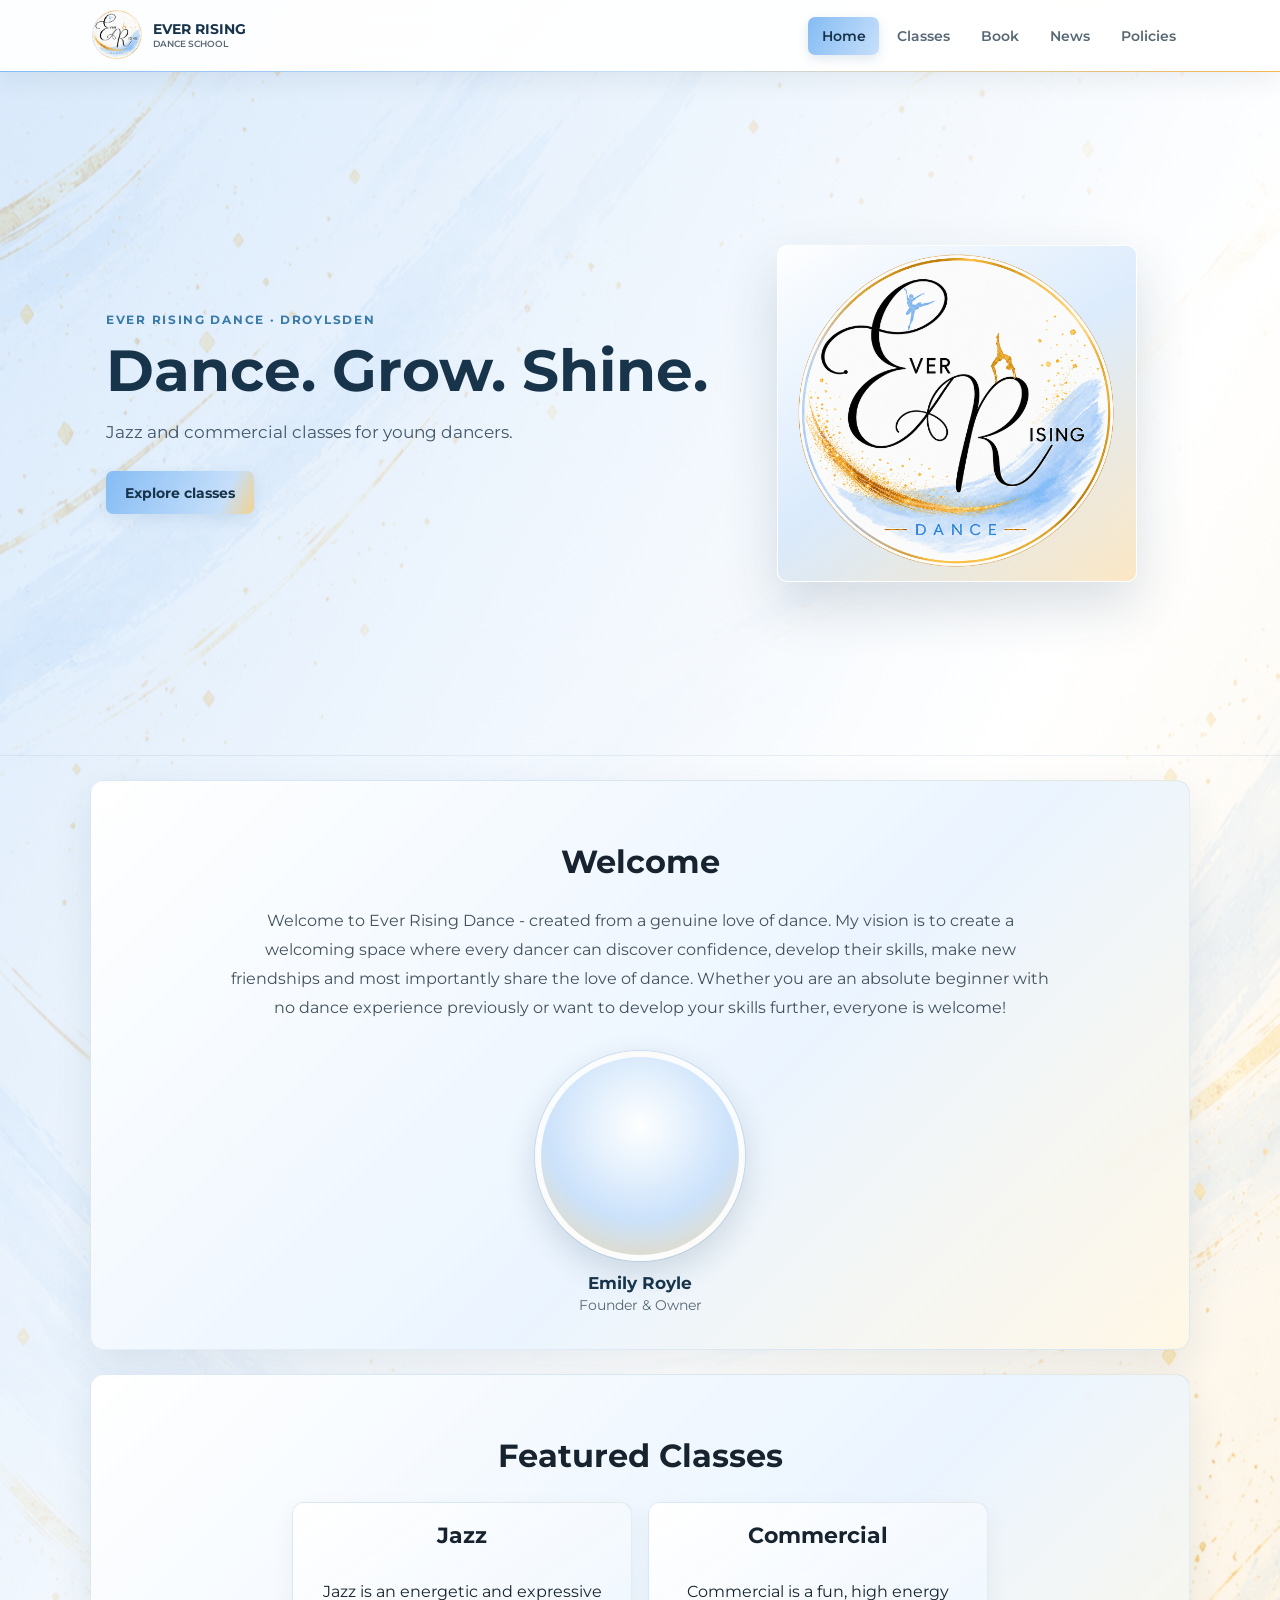
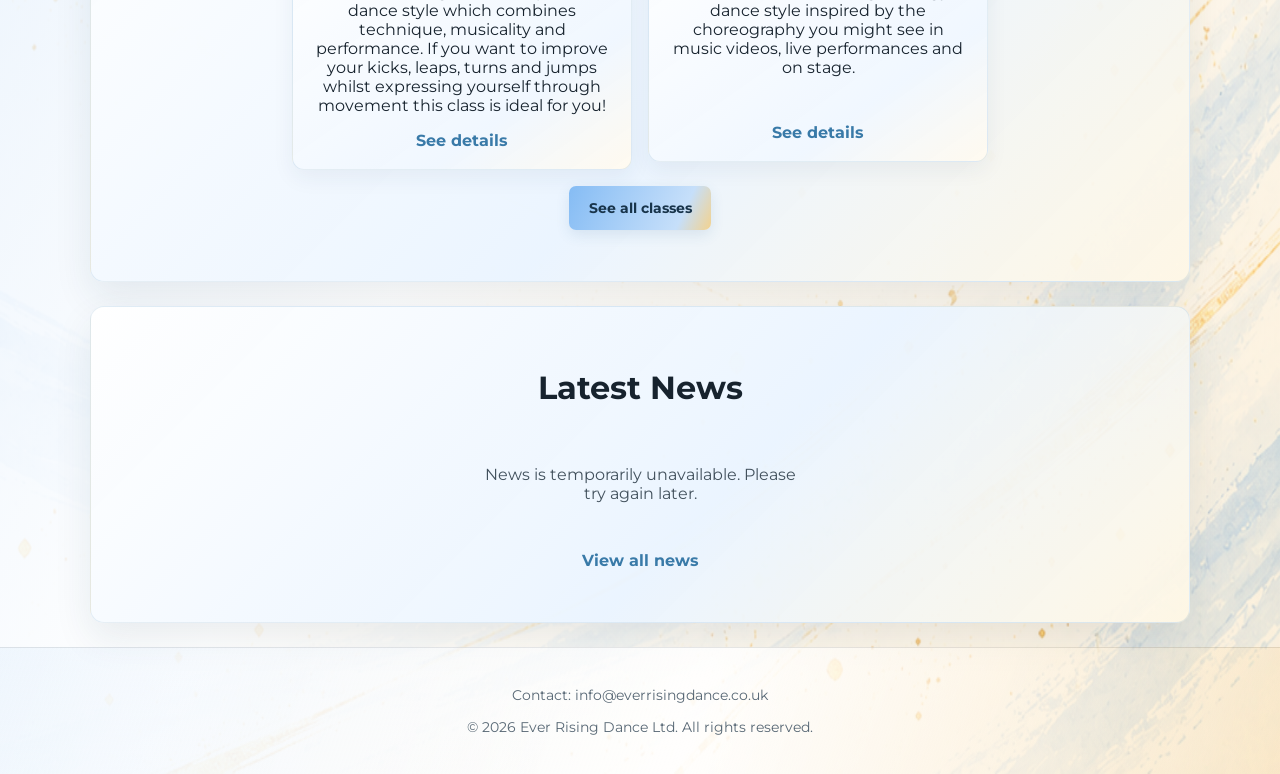
<file: index.html>
<!doctype html>
<html lang="en">
<head>
  <meta charset="utf-8">
  <meta name="viewport" content="width=device-width,initial-scale=1">
  <title>EverRising Dance — Home</title>
  <meta name="description" content="EverRising Dance — Classes, schedule and community for dancers.">
  <link rel="stylesheet" href="styles.css">
</head>
<body>
  <header class="site-header">
    <div class="container header-inner">
      <a class="brand" href="index.html" aria-label="EverRising Dance home">
        <img src="logo.png" class="logo" alt="EverRising Dance logo">
        <span class="brand-name"><span>Ever Rising</span><small>Dance School</small></span>
        
      </a>

      <button class="nav-toggle" aria-expanded="false" aria-controls="primary-nav"><span class="nav-toggle-label">Menu</span></button>

      <nav id="primary-nav" class="primary-nav" aria-label="Main navigation">
        <ul>
          <li><a href="index.html">Home</a></li>
          <li><a href="classes.html">Classes</a></li>
          <li><a href="book.html">Book</a></li>
          <li><a href="news.html">News</a></li>
          <li><a href="policies.html">Policies</a></li>
        </ul>
      </nav>
    </div>
  </header>



  <main>
    <section class="hero">
      <div class="container hero-inner">
        <div class="hero-copy">
          <p class="hero-kicker">EVER RISING DANCE · DROYLSDEN</p>
          <h1 class="hero-title">Dance. Grow. Shine.</h1>
          <p class="hero-sub">Jazz and commercial classes for young dancers.</p>
          <div class="hero-actions">
            <a class="btn" href="classes.html">Explore classes</a>
          </div>
        </div>
        <figure class="hero-visual">
          <img src="logo.png" alt="EverRising Dance logo">
        </figure>
      </div>
    </section>

    <section class="section container intro">
      <h1>Welcome</h1>
      <p class="intro-text">Welcome to Ever Rising Dance - created from a genuine love of dance. 
          My vision is to create a welcoming space where every dancer can discover confidence, develop their skills,
          make new friendships and most importantly share the love of dance. Whether you are an absolute beginner with no 
          dance experience previously or want to develop your skills further, everyone is welcome!</p>
      <figure class="owner-portrait">
        <div class="owner-photo-placeholder" role="img" aria-label="Portrait photo space for Emily Royle">
          
          
        </div>
        <figcaption><strong>Emily Royle</strong><span>Founder &amp; Owner</span></figcaption>
      </figure>
    </section>

    <section class="section container featured-classes">
      <h1>Featured Classes</h1>
      <div class="cards">
        <article class="card">
          <h2>Jazz</h2>
          <p>Jazz is an energetic and expressive dance style which combines technique, musicality and performance. If you want to improve your kicks, leaps, turns and jumps whilst expressing yourself through movement this class is ideal for you! 
              </p>
          <a class="link" href="classes.html">See details</a>
        </article>
        <article class="card">
          <h2>Commercial</h2>
          <p>Commercial is a fun, high energy dance style inspired by the choreography you might see in music videos, live performances and on stage. 
              
                </p>
          <a class="link" href="classes.html">See details</a>
        </article>
        <!-- <article class="card">
          <h3></h3>
          <p>Description of Class 3.</p>
          <a class="link" href="classes.html">See details</a>
        </article> -->
      </div>
      <p style="margin-top:1rem;"><a class="btn" href="classes.html">See all classes</a></p>
    </section>

    <section class="section container latest-news">
      <h1>Latest News</h1>
        <div id="news-preview" class="news-list" aria-live="polite">
          <article class="news-item">
            <div class="news-media-frame">
              <img src="postersmall.jpg" class="news-thumb" alt="Classes starting image">
            </div>
            <div class="news-content">
              <h3>Classes starting 5th of October!</h3>
              <div class="muted">Sep 11, 2026</div>
              <p>Our classes are starting on the 5th of October! Book your place now.</p>
              <p><a class="link" href="news.html">Read more</a></p>
            </div>
          </article>
        </div>
      <p><a class="link" href="news.html">View all news</a></p>
    </section>

  </main>

  <footer class="site-footer">
    <div class="container">
      <p>Contact: <a href="mailto:info@everrisingdance.co.uk">info@everrisingdance.co.uk</a></p>
      <p>&copy; 2026 Ever Rising Dance Ltd. All rights reserved.</p>
    </div>
  </footer>

  <script src="news-config.js"></script>
  <script src="script.js" defer></script>
</body>
</html>
</file>
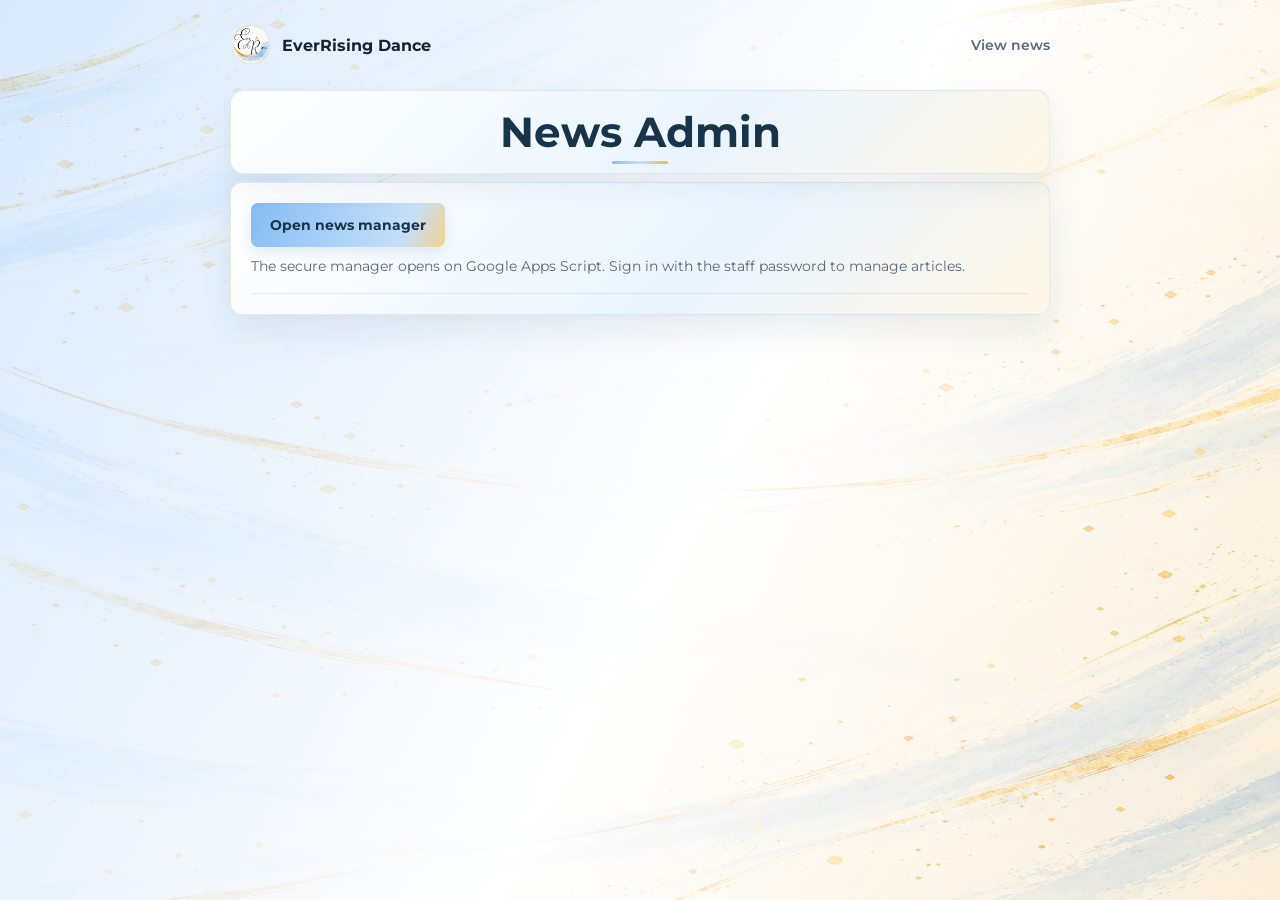
<file: admin.html>
<!doctype html>
<html lang="en">
<head>
  <meta charset="utf-8">
  <meta name="viewport" content="width=device-width,initial-scale=1">
  <title>News Admin — EverRising Dance</title>
  <link rel="stylesheet" href="styles.css">
  <script src="news-config.js"></script>
</head>
<body class="news-admin-page">
  <main class="news-admin-shell">
    <header class="news-admin-header">
      <a class="news-admin-brand" href="index.html">
        <img src="logo.png" alt="">
        <span>EverRising Dance</span>
      </a>
      <a class="news-admin-view" href="news.html">View news</a>
    </header>

    <h1>News Admin</h1>
    

    <section class="news-admin-panel" id="editor-panel">
      <div class="news-admin-source">
        <a id="open-news-manager" class="btn" href="#">Open news manager</a>
        <p id="manager-status" class="news-admin-status" aria-live="polite">Checking the news manager configuration...</p>
      </div>
    </section>
  </main>
  <script src="admin.js" defer></script>
</body>
</html>
</file>
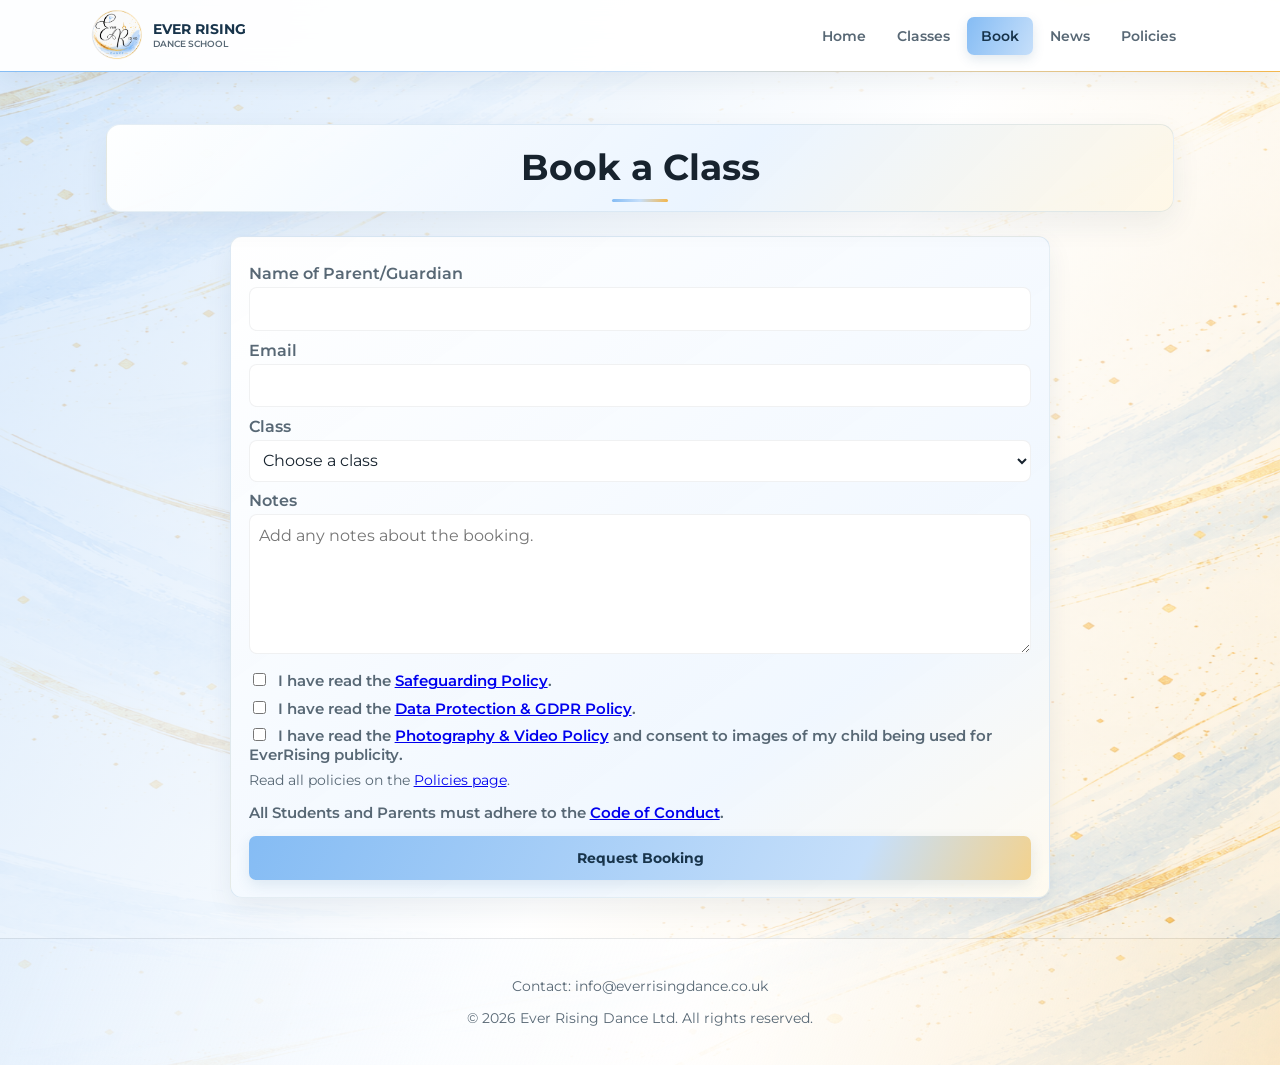
<file: book.html>
<!doctype html>
<html lang="en">
<head>
  <meta charset="utf-8">
  <meta name="viewport" content="width=device-width,initial-scale=1">
  <title>Book — EverRising Dance</title>
  <link rel="stylesheet" href="styles.css">
</head>
<body>
  <header class="site-header">
    <div class="container header-inner">
      <a class="brand" href="index.html" aria-label="EverRising Dance home">
        <img src="logo.png" class="logo" alt="EverRising Dance logo">
        <span class="brand-name"><span>Ever Rising</span><small>Dance School</small></span>
        
      </a>

      <button class="nav-toggle" aria-expanded="false" aria-controls="primary-nav"><span class="nav-toggle-label">Menu</span></button>

      <nav id="primary-nav" class="primary-nav" aria-label="Main navigation">
        <ul>
          <li><a href="index.html">Home</a></li>
          <li><a href="classes.html">Classes</a></li>
          <li><a href="book.html">Book</a></li>
          <li><a href="news.html">News</a></li>
          <li><a href="policies.html">Policies</a></li>
        </ul>
      </nav>
    </div>
  </header>

  <main class="container">
    <h1>Book a Class</h1>


    <div class="booking-form">
        <form id="book-form" action="https://api.web3forms.com/submit" method="post">
          <input type="hidden" name="access_key" value="705772ab-e2ec-4514-906a-fd97e6175360">
          <input type="checkbox" name="botcheck" class="hidden" tabindex="-1" autocomplete="off">
          
          
          <label for="parent-name">Name of Parent/Guardian</label>
          <input id="parent-name" name="name" type="text" required>

          <label for="email">Email</label>
          <input id="email" name="email" type="email" required>

          <input id="booking-message" name="message" type="hidden">

          <label for="class">Class</label>
          <select id="class" required>
            <option value="" selected disabled>Choose a class</option>
            <option>Junior Jazz (Ages 5-11)</option>
            <option>Junior Commercial (Ages 5-11)</option>
            <option>Teen Jazz (Ages 12+)</option>
            <option>Teen Commercial (Ages 12+)</option>
            <option>Junior Jazz + Commercial (Ages 5-11)</option>
            <option>Teen Jazz + Commercial (Ages 12+)</option>
          </select>

          <label for="notes">Notes</label>
          <textarea id="notes" rows="5" placeholder="Add any notes about the booking."></textarea>

          <div class="policy-list">
            <label><input type="checkbox" required> I have read the <a href="Ever Rising Safeguarding Policy.pdf" target="_blank" rel="noopener">Safeguarding Policy</a>.</label>
            <label><input type="checkbox" required> I have read the <a href="Data Protection and GDPR Policy.pdf" target="_blank" rel="noopener">Data Protection &amp; GDPR Policy</a>.</label>
            <label><input type="checkbox"> I have read the <a href="Video and Photography Policy.pdf" target="_blank" rel="noopener">Photography &amp; Video Policy</a> and consent to images of my child being used for EverRising publicity.</label>
            <p class="small-note">Read all policies on the <a href="policies.html">Policies page</a>.</p>
            <label>All Students and Parents must adhere to the <a href="policies.html">Code of Conduct</a>.</label>
          </div>

          <button class="btn" type="submit">Request Booking</button>
        </form>
        <div id="book-result" class="hidden" aria-live="polite"></div>
      </div>

  

  </main>

  <footer class="site-footer">
    <div class="container">
      <p>Contact: <a href="mailto:info@everrisingdance.co.uk">info@everrisingdance.co.uk</a></p>
      <p>&copy; 2026 Ever Rising Dance Ltd. All rights reserved.</p>
    </div>
  </footer>

  <script src="script.js" defer></script>
</body>
</html>
</file>
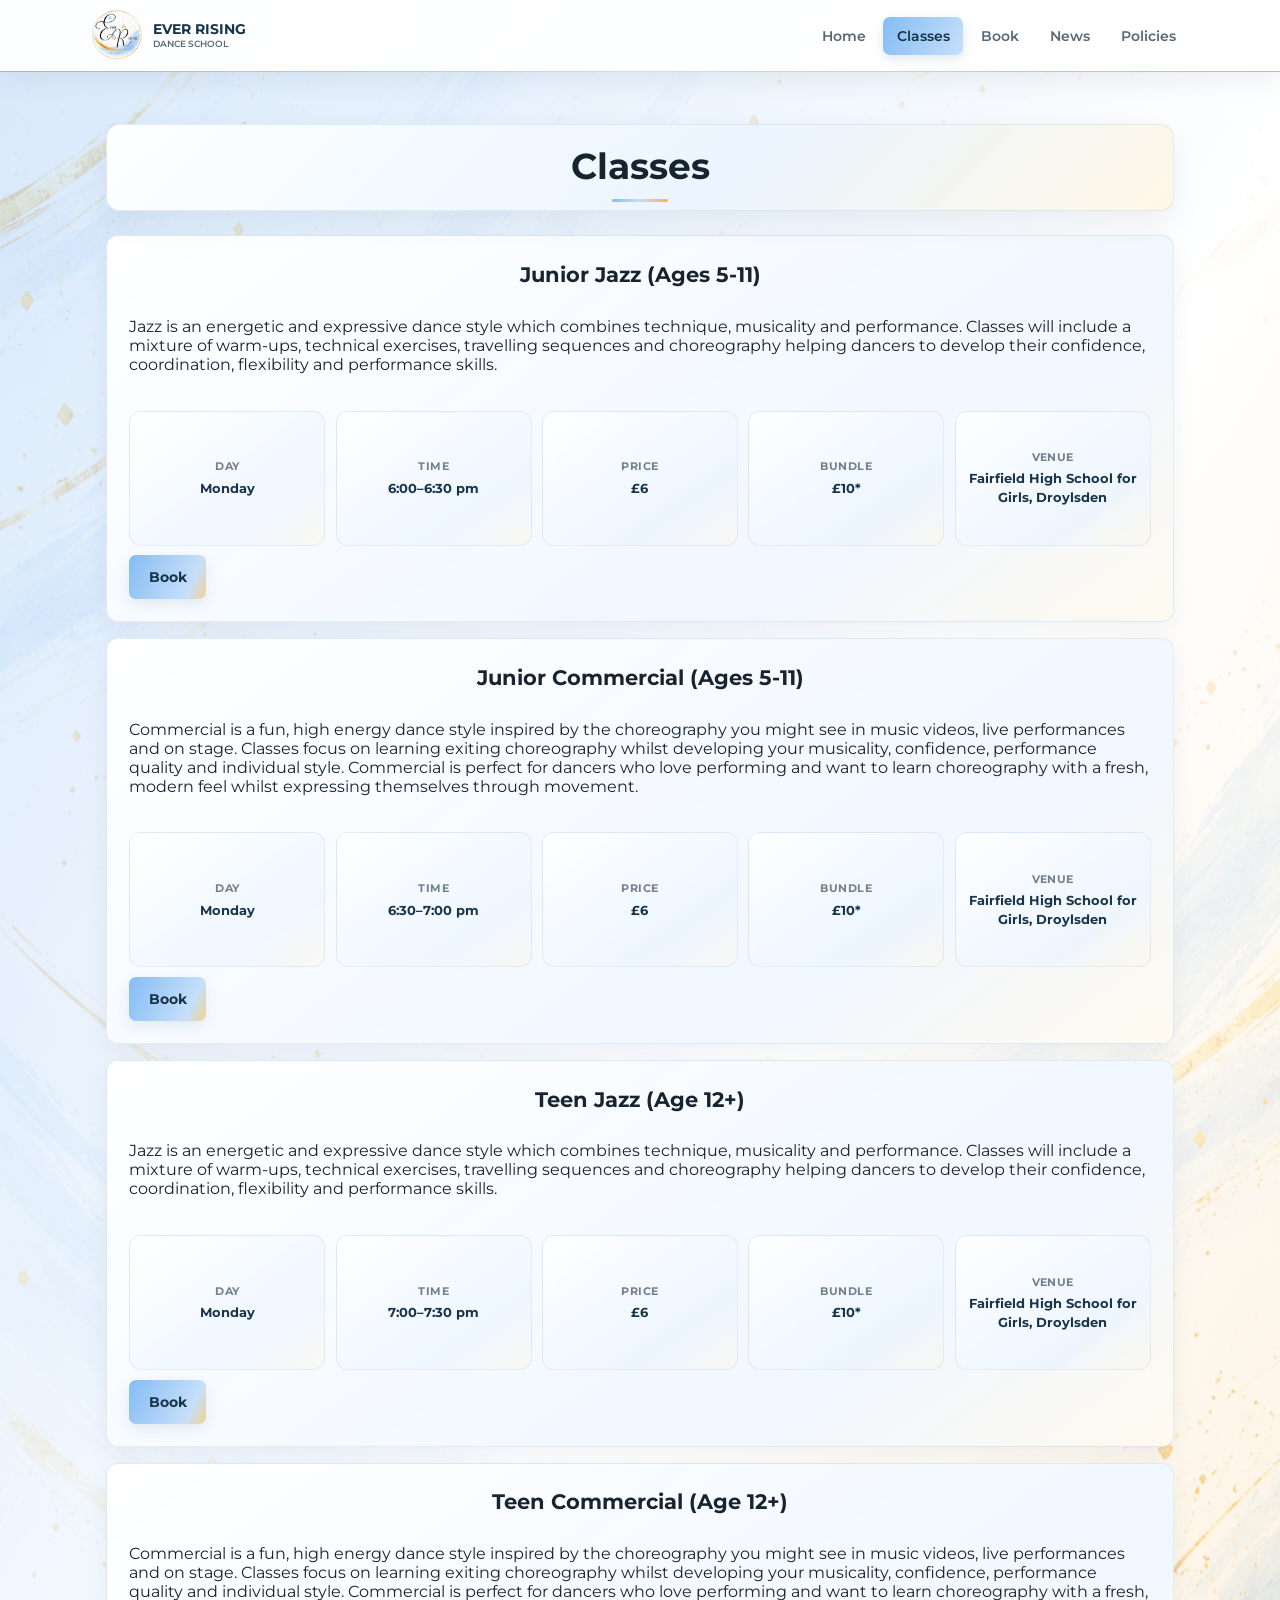
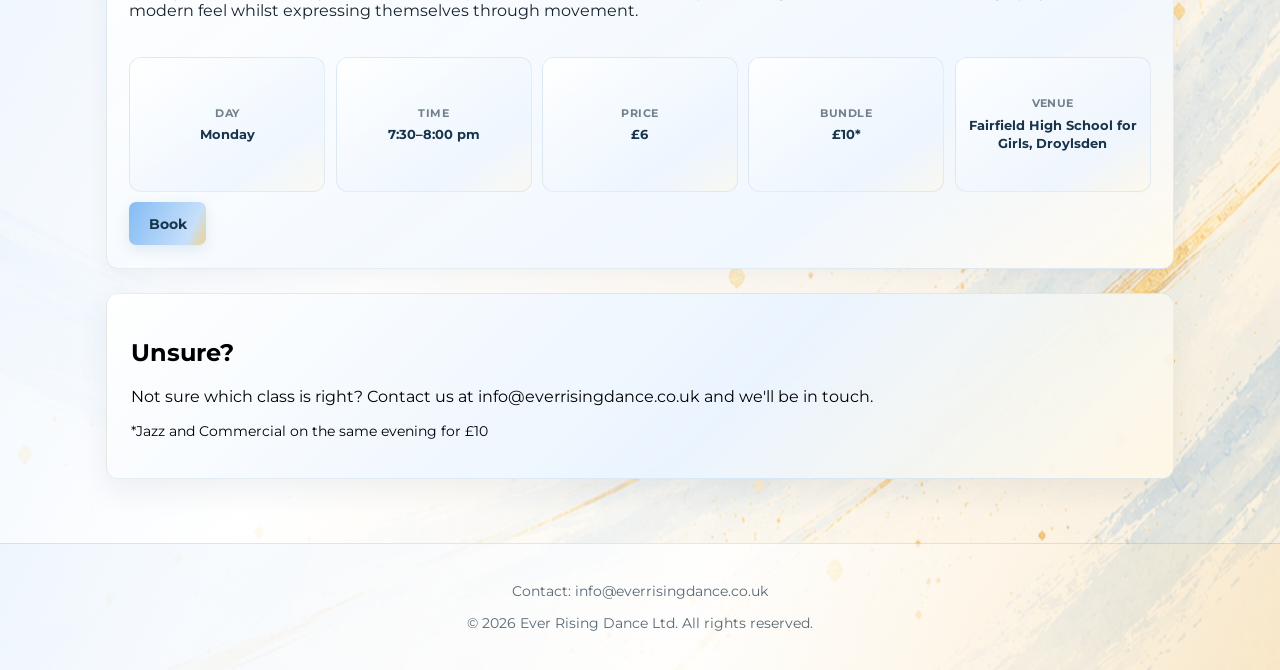
<file: classes.html>
<!doctype html>
<html lang="en">
<head>
  <meta charset="utf-8">
  <meta name="viewport" content="width=device-width,initial-scale=1">
  <title>Classes — EverRising Dance</title>
  <link rel="stylesheet" href="styles.css">
</head>
<body class="page-classes">
  <header class="site-header">
    <div class="container header-inner">
      <a class="brand" href="index.html" aria-label="EverRising Dance home">
        <img src="logo.png" class="logo" alt="EverRising Dance logo">
        <span class="brand-name"><span>Ever Rising</span><small>Dance School</small></span>
        
      </a>

      <button class="nav-toggle" aria-expanded="false" aria-controls="primary-nav"><span class="nav-toggle-label">Menu</span></button>

      <nav id="primary-nav" class="primary-nav" aria-label="Main navigation">
        <ul>
          <li><a href="index.html">Home</a></li>
          <li><a href="classes.html">Classes</a></li>
          <li><a href="book.html">Book</a></li>
          <li><a href="news.html">News</a></li>
          <li><a href="policies.html">Policies</a></li>
        </ul>
      </nav>
    </div>
  </header>

  <main class="container">
    <h1 class="Heading">Classes</h1>

    <div class="cards" role="list">
      <article class="card" role="listitem" data-class="Junior Jazz">
        <h1>Junior Jazz (Ages 5-11)</h1>
        <p>Jazz is an energetic and expressive dance style which combines technique, musicality and performance. Classes will include a mixture of warm-ups, technical exercises, travelling sequences and choreography helping dancers to develop their confidence, coordination, flexibility and performance skills. </p>


        <div class="details">
          <div class="class-facts" aria-label="Class details">
            <div class="class-fact"><span>Day</span><strong>Monday</strong></div>
            <div class="class-fact"><span>Time</span><strong>6:00–6:30 pm</strong></div>
            <div class="class-fact"><span>Price</span><strong>£6</strong></div>
            <div class="class-fact"><span>Bundle</span><strong>£10*</strong></div>
            <div class="class-fact"><span>Venue</span><strong>Fairfield High School for Girls, Droylsden</strong></div>
          </div>
          <div class="actions">
            <a class="btn" href="book.html">Book</a>
          </div>
        </div>
      </article>

      <article class="card" role="listitem" data-class="Junior Commercial">
        <h1>Junior Commercial (Ages 5-11) </h1>
        <p>Commercial is a fun, high energy dance style inspired by the choreography you might see in music videos, live performances and on stage. Classes focus on learning exiting choreography whilst developing your musicality, confidence, performance quality and individual style. Commercial is perfect for dancers who love performing and want to learn choreography with a fresh, modern feel whilst expressing themselves through movement. </p>

        <div class="details">
          <div class="class-facts" aria-label="Class details">
            <div class="class-fact"><span>Day</span><strong>Monday</strong></div>
            <div class="class-fact"><span>Time</span><strong>6:30–7:00 pm</strong></div>
            <div class="class-fact"><span>Price</span><strong>£6</strong></div>
            <div class="class-fact"><span>Bundle</span><strong>£10*</strong></div>
            <div class="class-fact"><span>Venue</span><strong>Fairfield High School for Girls, Droylsden</strong></div>
          </div>
          <div class="actions">
            <a class="btn" href="book.html">Book</a>
          </div>
        </div>
      </article>

      <article class="card" role="listitem" data-class="Teen Jazz">
        <h1>Teen Jazz (Age 12+)</h1>
        <p>Jazz is an energetic and expressive dance style which combines technique, musicality and performance. Classes will include a mixture of warm-ups, technical exercises, travelling sequences and choreography helping dancers to develop their confidence, coordination, flexibility and performance skills. </p>

        <div class="details">
          <div class="class-facts" aria-label="Class details">
            <div class="class-fact"><span>Day</span><strong>Monday</strong></div>
            <div class="class-fact"><span>Time</span><strong>7:00–7:30 pm</strong></div>
            <div class="class-fact"><span>Price</span><strong>£6</strong></div>
            <div class="class-fact"><span>Bundle</span><strong>£10*</strong></div>
            <div class="class-fact"><span>Venue</span><strong>Fairfield High School for Girls, Droylsden</strong></div>
          </div>
          <div class="actions">
            <a class="btn" href="book.html">Book</a>
          </div>
        </div>
      </article>

      <article class="card" role="listitem" data-class="Teen Commercial">
        <h1>Teen Commercial (Age 12+)</h1>
        <p>Commercial is a fun, high energy dance style inspired by the choreography you might see in music videos, live performances and on stage. Classes focus on learning exiting choreography whilst developing your musicality, confidence, performance quality and individual style. Commercial is perfect for dancers who love performing and want to learn choreography with a fresh, modern feel whilst expressing themselves through movement. </p>

        <div class="details">
          <div class="class-facts" aria-label="Class details">
            <div class="class-fact"><span>Day</span><strong>Monday</strong></div>
            <div class="class-fact"><span>Time</span><strong>7:30–8:00 pm</strong></div>
            <div class="class-fact"><span>Price</span><strong>£6</strong></div>
            <div class="class-fact"><span>Bundle</span><strong>£10*</strong></div>
            <div class="class-fact"><span>Venue</span><strong>Fairfield High School for Girls, Droylsden</strong></div>
          </div>
          <div class="actions">
            <a class="btn" href="book.html">Book</a>
          </div>
        </div>
      </article>
    </div>

    <section class="section">
      <h2>Unsure?</h2>
      <p>Not sure which class is right? Contact us at info@everrisingdance.co.uk and we'll be in touch.</p>
      <p class="class-offer-note">*Jazz and Commercial on the same evening for £10</p>
    </section>

  </main>

  <footer class="site-footer">
    <div class="container">
      <p>Contact: <a href="mailto:info@everrisingdance.co.uk">info@everrisingdance.co.uk</a></p>
      <p>&copy; 2026 Ever Rising Dance Ltd. All rights reserved.</p>
    </div>
  </footer>

  <script src="script.js" defer></script>
</body>
</html>
</file>
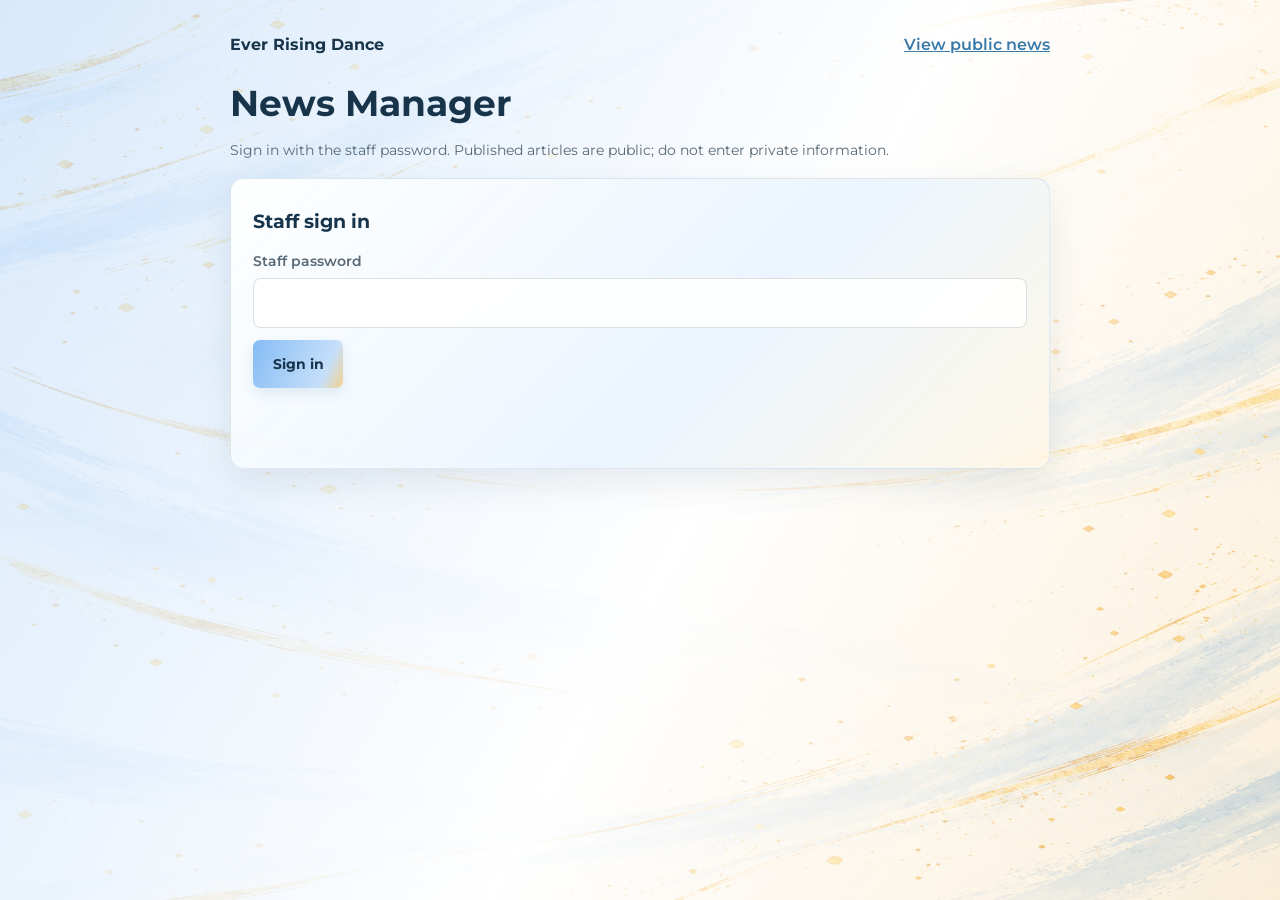
<file: Manager.html>
<!doctype html>
<html>
<head>
  <base target="_top">
  <meta charset="utf-8">
  <meta name="viewport" content="width=device-width, initial-scale=1">
  <link rel="preconnect" href="https://fonts.googleapis.com">
  <link rel="preconnect" href="https://fonts.gstatic.com" crossorigin>
  <link href="https://fonts.googleapis.com/css2?family=Montserrat:wght@300;400;600;700&display=swap" rel="stylesheet">
  <style>
    :root{
      --blue:#397aa8;
      --navy:#18344b;
      --gold:#f3b64c;
      --muted:#586875;
      --line:rgba(57,122,168,.14);
      --surface:linear-gradient(135deg,rgba(255,255,255,.96),rgba(234,244,255,.92) 58%,rgba(255,247,229,.86));
      --button:linear-gradient(115deg,#85bcf4 0%,#c6dffa 78%,#f3d28e 100%);
    }
    *{box-sizing:border-box}
    body{min-height:100vh;margin:0;padding:1rem;background-color:#f7faff;background-image:linear-gradient(118deg,rgba(198,223,250,.68),rgba(255,255,255,.92) 55%,rgba(243,182,76,.2)),url('https://thomasmorganlee2010.github.io/Ever-Rising-Dance/background.png');background-size:100% 100%;background-position:center top;background-repeat:no-repeat;background-attachment:scroll;color:#17232e;font:400 16px/1.6 'Montserrat',Inter,system-ui,-apple-system,'Segoe UI',sans-serif;-webkit-font-smoothing:antialiased}
    main{width:min(100%,820px);margin:1rem auto 3rem}
    header{display:flex;align-items:center;justify-content:space-between;gap:1rem;margin-bottom:1.5rem}
    a{color:var(--blue);font-weight:600}
    h1,h2,h3{font-family:'Montserrat',system-ui,sans-serif;color:var(--navy)}
    h1{margin:.5rem 0;font-size:2.25rem;line-height:1.2}
    h2{margin:.25rem 0 .75rem;font-size:1.2rem}
    .brand{color:var(--navy);font-weight:700;text-decoration:none}
    .panel{margin:1rem 0;padding:clamp(1rem,3vw,1.4rem);border:1px solid var(--line);border-radius:14px;background:var(--surface);box-shadow:0 14px 34px rgba(27,58,79,.09)}
    label{display:block;margin:.85rem 0 .3rem;color:var(--muted);font-size:.9rem;font-weight:600}
    input,textarea,select{display:block;width:100%;padding:.7rem .75rem;border:1px solid rgba(23,35,46,.14);border-radius:8px;background:rgba(255,255,255,.92);color:#17232e;font:inherit}
    input:focus,textarea:focus,select:focus{outline:2px solid rgba(57,122,168,.3);outline-offset:1px;border-color:var(--blue)}
    input[type="checkbox"]{display:inline-block;width:auto;margin-right:.45rem;accent-color:var(--blue)}
    input[type="file"]{padding:.55rem;background:rgba(255,255,255,.72)}
    textarea{resize:vertical}
    button,.button{display:inline-block;margin:.75rem .4rem .1rem 0;padding:.8rem 1.2rem;border:0;border-radius:7px;background:var(--button);color:var(--navy);font:inherit;font-size:.9rem;font-weight:700;text-decoration:none;box-shadow:0 5px 14px rgba(49,104,144,.12);cursor:pointer;transition:transform .18s ease,box-shadow .18s ease,filter .18s ease}
    button:hover,.button:hover{transform:translateY(-2px);box-shadow:0 8px 20px rgba(49,104,144,.2);filter:saturate(1.08)}
    button:focus-visible,.button:focus-visible{outline:2px solid var(--blue);outline-offset:3px}
    button:disabled{opacity:.55;cursor:wait;transform:none}
    .status{min-height:1.5em;color:var(--muted)}
    .note{color:var(--muted);font-size:.9rem}
    .grid{display:grid;grid-template-columns:1fr 1fr;gap:0 1rem}
    .article{padding:.8rem 0;border-bottom:1px solid var(--line)}
    .article-heading{display:flex;align-items:center;justify-content:space-between;gap:1rem}
    .article-heading strong{color:var(--navy)}
    .article-actions{white-space:nowrap}
    .article-actions button{margin:.35rem .2rem .1rem 0;padding:.55rem .8rem}
    .danger{background:#fce5e5;color:#8f2929}
    .danger:hover{background:#f8d7d7}
    .published{color:#267448}
    .draft{color:#936012}
    .hidden{display:none!important}
    @media(max-width:580px){body{padding:.75rem}.grid{grid-template-columns:1fr}main{margin-top:0}.panel{padding:1rem}.article-heading{align-items:flex-start;flex-direction:column}h1{font-size:1.8rem}}
  </style>
</head>
<body>
  <main>
    <header>
      <a class="brand" href="https://thomasmorganlee2010.github.io/Ever-Rising-Dance/">Ever Rising Dance</a>
      <a href="https://thomasmorganlee2010.github.io/Ever-Rising-Dance/news.html">View public news</a>
    </header>
    <h1>News Manager</h1>
    <p class="note">Sign in with the staff password. Published articles are public; do not enter private information.</p>

    <section id="login-panel" class="panel">
      <h2>Staff sign in</h2>
      <form id="login-form">
        <label for="password">Staff password</label>
        <input id="password" type="password" autocomplete="current-password" required minlength="16">
        <button id="login-button" type="submit">Sign in</button>
      </form>
      <p id="login-status" class="status" role="status" aria-live="polite"></p>
    </section>

    <section id="manager-panel" class="hidden">
      <div class="panel">
        <div class="article-heading">
          <div>
            <h2 id="form-heading">Create an article</h2>
            <p class="note">Tile and popup images/videos are stored in the owner's Google Drive and shared publicly.</p>
          </div>
          <button id="sign-out" type="button">Sign out</button>
        </div>
        <form id="article-form">
          <input id="article-id" type="hidden">
          <div class="grid">
            <div>
              <label for="article-title">Headline</label>
              <input id="article-title" type="text" maxlength="120" required>
            </div>
            <div>
              <label for="article-date">Publication date</label>
              <input id="article-date" type="date" required>
            </div>
          </div>
          <label for="article-summary">Summary</label>
          <textarea id="article-summary" rows="3" maxlength="500" required></textarea>
          <label for="article-content">Article text</label>
          <textarea id="article-content" rows="7" maxlength="20000" required></textarea>
          <label for="media-type">Media type</label>
          <select id="media-type">
            <option value="image">Images</option>
            <option value="video">Videos</option>
          </select>
          <div class="grid">
            <div>
              <label for="tile-media">Tile media</label>
              <input id="tile-media" type="file" accept="image/jpeg,image/png,image/webp" required>
            </div>
            <div>
              <label for="popup-media">Popup media</label>
              <input id="popup-media" type="file" accept="image/jpeg,image/png,image/webp" required>
            </div>
          </div>
          <p id="media-help" class="note">JPG, PNG or WebP, up to 2 MB per image. Videos support MP4, WebM and MOV, up to 5 MB each.</p>
          <label><input id="article-published" type="checkbox" checked style="display:inline;width:auto"> Publish this article</label>
          <button id="save-button" type="submit">Create article</button>
          <button id="cancel-edit" type="button" class="hidden">Cancel editing</button>
        </form>
        <p id="article-status" class="status" role="status" aria-live="polite"></p>
      </div>

      <div class="panel">
        <div class="article-heading">
          <h2>Articles</h2>
          <button id="refresh-articles" type="button">Refresh list</button>
        </div>
        <div id="article-list" aria-live="polite"></div>
        <p id="list-status" class="status" role="status" aria-live="polite"></p>
      </div>
    </section>
  </main>
  <script>
    (function(){
      'use strict';
      var sessionToken = '';
      var articles = [];
      var loginPanel = document.getElementById('login-panel');
      var managerPanel = document.getElementById('manager-panel');
      var loginStatus = document.getElementById('login-status');
      var articleStatus = document.getElementById('article-status');
      var listStatus = document.getElementById('list-status');
      var form = document.getElementById('article-form');
      var mediaSelect = document.getElementById('media-type');
      var tileInput = document.getElementById('tile-media');
      var popupInput = document.getElementById('popup-media');

      function serverCall(name){
        var args = Array.prototype.slice.call(arguments,1);
        return new Promise(function(resolve,reject){
          var runner = google.script.run
            .withSuccessHandler(resolve)
            .withFailureHandler(function(error){
              reject(new Error(error && error.message ? error.message : 'The news manager could not complete this request.'));
            });
          runner[name].apply(runner,args);
        });
      }

      function setMessage(element,message){ element.textContent = message || ''; }

      function setLoggedIn(value){
        loginPanel.classList.toggle('hidden',value);
        managerPanel.classList.toggle('hidden',!value);
      }

      function renderArticles(){
        var list = document.getElementById('article-list');
        list.replaceChildren();
        if(!articles.length){
          setMessage(listStatus,'No articles yet. Create one using the form above.');
          return;
        }
        setMessage(listStatus,'');
        articles.forEach(function(article){
          var row = document.createElement('div');
          row.className = 'article';
          var heading = document.createElement('div');
          heading.className = 'article-heading';
          var title = document.createElement('strong');
          title.textContent = article.title || 'Untitled article';
          var status = document.createElement('span');
          status.className = article.published ? 'published' : 'draft';
          status.textContent = article.published ? 'Published' : 'Draft';
          heading.append(title,status);
          var date = document.createElement('div');
          date.className = 'note';
          date.textContent = article.date || '';
          var actions = document.createElement('div');
          actions.className = 'article-actions';
          var edit = document.createElement('button');
          edit.type = 'button';
          edit.textContent = 'Edit';
          edit.addEventListener('click',function(){ editArticle(article); });
          var remove = document.createElement('button');
          remove.type = 'button';
          remove.className = 'danger';
          remove.textContent = 'Delete';
          remove.addEventListener('click',function(){ deleteArticle(article); });
          actions.append(edit,remove);
          row.append(heading,date,actions);
          list.appendChild(row);
        });
      }

      function loadArticles(){
        setMessage(listStatus,'Loading articles...');
        serverCall('getAdminArticles',sessionToken).then(function(result){
          articles = result || [];
          renderArticles();
        }).catch(function(error){
          setMessage(listStatus,error.message);
          if(/session has expired/i.test(error.message)) signOut(false);
        });
      }

      function updateMediaInputs(){
        var video = mediaSelect.value === 'video';
        var accept = video ? 'video/mp4,video/webm,video/quicktime,.mov' : 'image/jpeg,image/png,image/webp';
        tileInput.accept = accept;
        popupInput.accept = accept;
      }

      function resetForm(){
        form.reset();
        document.getElementById('article-id').value = '';
        document.getElementById('article-date').value = new Date().toISOString().slice(0,10);
        document.getElementById('form-heading').textContent = 'Create an article';
        document.getElementById('save-button').textContent = 'Create article';
        document.getElementById('cancel-edit').classList.add('hidden');
        tileInput.required = true;
        popupInput.required = true;
        updateMediaInputs();
      }

      function editArticle(article){
        document.getElementById('article-id').value = article.id;
        document.getElementById('article-title').value = article.title;
        document.getElementById('article-date').value = article.date;
        document.getElementById('article-summary').value = article.summary;
        document.getElementById('article-content').value = article.content;
        document.getElementById('article-published').checked = article.published;
        mediaSelect.value = article.mediaType || 'image';
        tileInput.value = '';
        popupInput.value = '';
        tileInput.required = false;
        popupInput.required = false;
        document.getElementById('form-heading').textContent = 'Edit article';
        document.getElementById('save-button').textContent = 'Save changes';
        document.getElementById('cancel-edit').classList.remove('hidden');
        updateMediaInputs();
        document.getElementById('article-title').focus();
      }

      function readAsBase64(file){
        return new Promise(function(resolve,reject){
          var reader = new FileReader();
          reader.onload = function(){
            var result = String(reader.result || '');
            resolve(result.slice(result.indexOf(',') + 1));
          };
          reader.onerror = function(){ reject(new Error('Could not read ' + file.name + '.')); };
          reader.readAsDataURL(file);
        });
      }

      function validateFile(file){
        var video = mediaSelect.value === 'video';
        var allowed = video
          ? ['video/mp4','video/webm','video/quicktime']
          : ['image/jpeg','image/png','image/webp'];
        var mov = video && /\.mov$/i.test(file.name);
        if(allowed.indexOf(file.type) < 0 && !mov){
          throw new Error(video ? 'Choose an MP4, WebM or MOV video.' : 'Choose a JPG, PNG or WebP image.');
        }
        var maximum = video ? 5 * 1024 * 1024 : 2 * 1024 * 1024;
        if(file.size > maximum) throw new Error(file.name + ' is larger than the allowed ' + (video ? '5 MB' : '2 MB') + '.');
      }

      async function uploadFile(file){
        validateFile(file);
        var base64 = await readAsBase64(file);
        var result = await serverCall('uploadNewsMedia',sessionToken,base64,file.name,file.type || 'video/quicktime');
        return result.url;
      }

      async function saveArticle(event){
        event.preventDefault();
        var save = document.getElementById('save-button');
        save.disabled = true;
        setMessage(articleStatus,'Saving article...');
        try{
          var id = document.getElementById('article-id').value;
          var existing = articles.find(function(item){ return item.id === id; }) || {};
          var tileFile = tileInput.files[0];
          var popupFile = popupInput.files[0];
          if(!id && (!tileFile || !popupFile)) throw new Error('Choose both tile media and popup media.');
          var image = tileFile ? await uploadFile(tileFile) : existing.image;
          var heroImage = popupFile ? await uploadFile(popupFile) : existing.heroImage;
          var article = {
            id:id,
            title:document.getElementById('article-title').value,
            date:document.getElementById('article-date').value,
            summary:document.getElementById('article-summary').value,
            mediaType:mediaSelect.value,
            image:image,
            heroImage:heroImage,
            content:document.getElementById('article-content').value,
            published:document.getElementById('article-published').checked
          };
          await serverCall('saveNewsArticle',sessionToken,article);
          resetForm();
          setMessage(articleStatus,'Article saved.');
          loadArticles();
        }catch(error){
          setMessage(articleStatus,error.message);
        }finally{
          save.disabled = false;
        }
      }

      function deleteArticle(article){
        if(!window.confirm('Delete "' + article.title + '" permanently? This cannot be undone.')) return;
        setMessage(listStatus,'Deleting article...');
        serverCall('deleteNewsArticle',sessionToken,article.id).then(function(){
          setMessage(listStatus,'Article deleted.');
          loadArticles();
        }).catch(function(error){ setMessage(listStatus,error.message); });
      }

      function signOut(callServer){
        var token = sessionToken;
        sessionToken = '';
        setLoggedIn(false);
        resetForm();
        if(callServer && token) serverCall('logoutNewsAdmin',token).catch(function(){});
        setMessage(loginStatus,'You have signed out.');
      }

      document.getElementById('login-form').addEventListener('submit',function(event){
        event.preventDefault();
        var button = document.getElementById('login-button');
        var password = document.getElementById('password').value;
        document.getElementById('password').value = '';
        button.disabled = true;
        setMessage(loginStatus,'Checking password...');
        serverCall('loginNewsAdmin',password).then(function(result){
          sessionToken = result.token;
          setLoggedIn(true);
          setMessage(loginStatus,'');
          loadArticles();
        }).catch(function(error){ setMessage(loginStatus,error.message); })
          .finally(function(){ button.disabled = false; });
      });

      document.getElementById('sign-out').addEventListener('click',function(){ signOut(true); });
      document.getElementById('refresh-articles').addEventListener('click',loadArticles);
      document.getElementById('cancel-edit').addEventListener('click',resetForm);
      form.addEventListener('submit',saveArticle);
      mediaSelect.addEventListener('change',updateMediaInputs);
      document.getElementById('article-date').value = new Date().toISOString().slice(0,10);
      updateMediaInputs();
    })();
  </script>
</body>
</html>
</file>
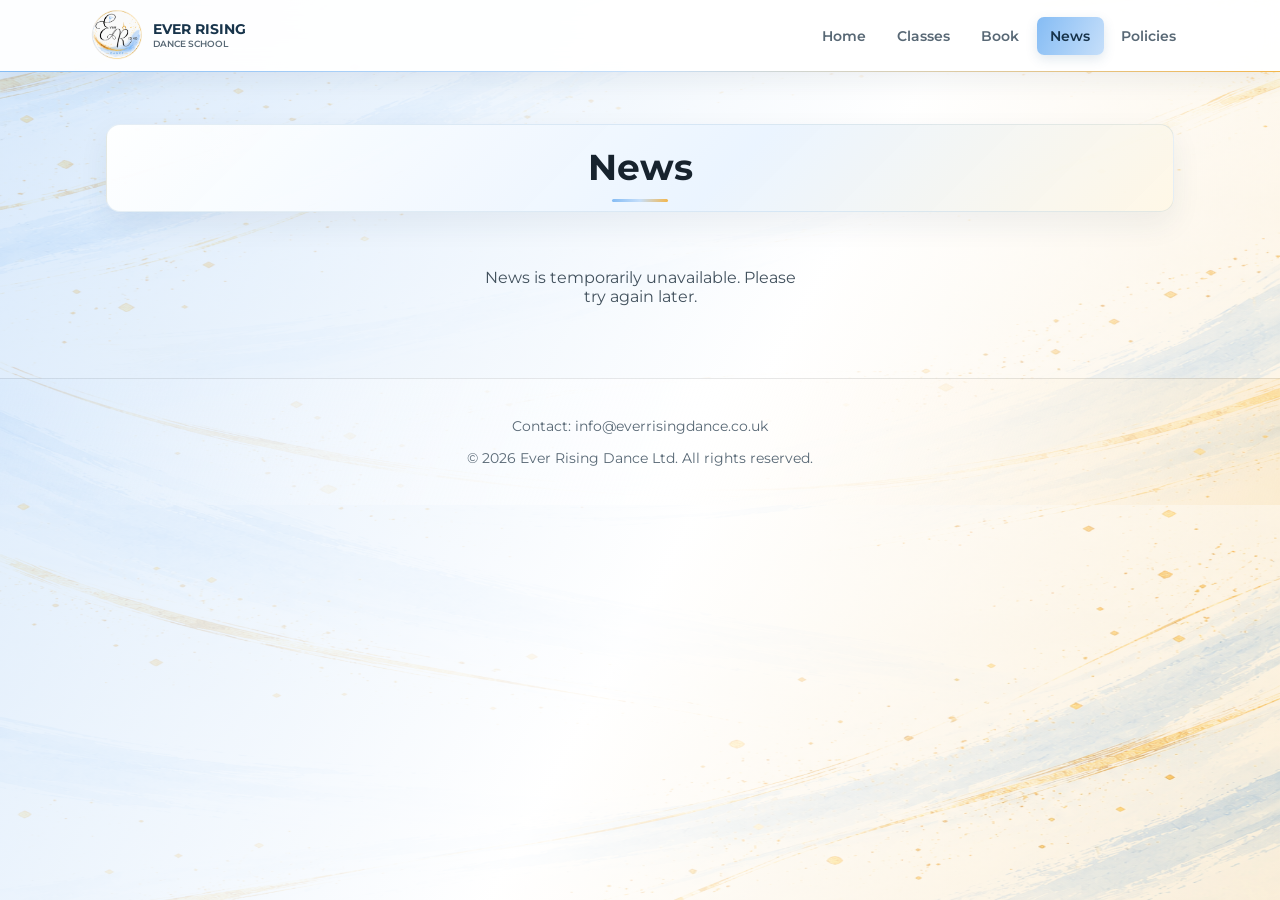
<file: news.html>
<!doctype html>
<html lang="en">
<head>
  <meta charset="utf-8">
  <meta name="viewport" content="width=device-width,initial-scale=1">
  <title>News — EverRising Dance</title>
  <link rel="stylesheet" href="styles.css">
</head>
<body>
  <header class="site-header">
    <div class="container header-inner">
      <a class="brand" href="index.html" aria-label="EverRising Dance home">
        <img src="logo.png" class="logo" alt="EverRising Dance logo">
        <span class="brand-name"><span>Ever Rising</span><small>Dance School</small></span>
        
      </a>

      <button class="nav-toggle" aria-expanded="false" aria-controls="primary-nav"><span class="nav-toggle-label">Menu</span></button>

      <nav id="primary-nav" class="primary-nav" aria-label="Main navigation">
        <ul>
          <li><a href="index.html">Home</a></li>
          <li><a href="classes.html">Classes</a></li>
          <li><a href="book.html">Book</a></li>
          <li><a href="news.html">News</a></li>
          <li><a href="policies.html">Policies</a></li>
        </ul>
      </nav>
    </div>
  </header>

  <main class="container">
    <h1>News</h1>
    <div id="news-list" class="news-list" aria-live="polite"></div>

  </main>

  <footer class="site-footer">
    <div class="container">
      <p>Contact: <a href="mailto:info@everrisingdance.co.uk">info@everrisingdance.co.uk</a></p>
      <p>&copy; 2026 Ever Rising Dance Ltd. All rights reserved.</p>
    </div>
  </footer>

  <script src="news-config.js"></script>
  <script src="script.js" defer></script>
</body>
</html>
</file>
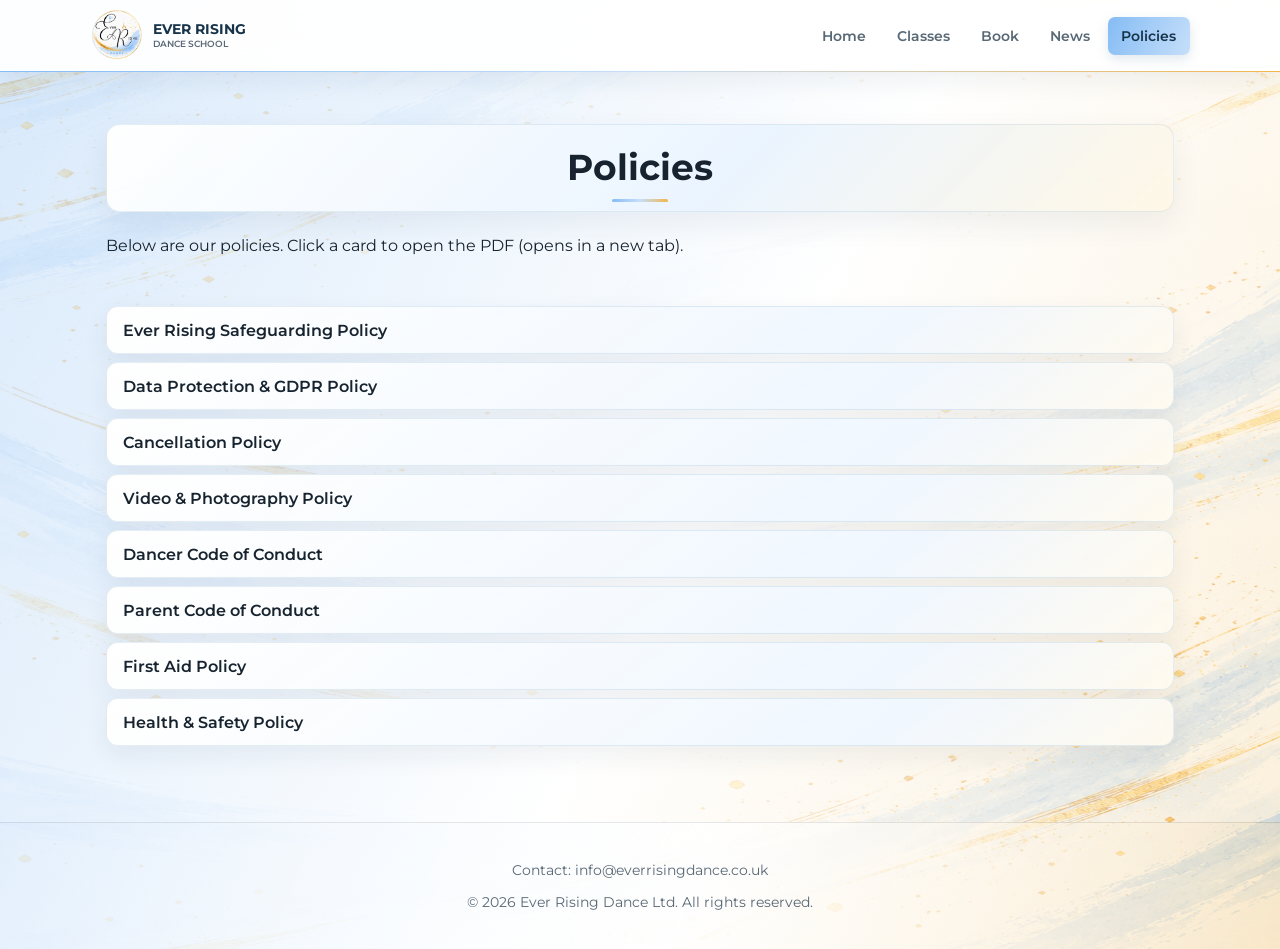
<file: policies.html>
<!doctype html>
<html lang="en">
<head>
  <meta charset="utf-8">
  <meta name="viewport" content="width=device-width,initial-scale=1">
  <title>Policies — EverRising Dance</title>
  <link rel="stylesheet" href="styles.css">
</head>
<body>
  <header class="site-header">
    <div class="container header-inner">
      <a class="brand" href="index.html" aria-label="EverRising Dance home">
        <img src="logo.png" class="logo" alt="EverRising Dance logo">
        <span class="brand-name"><span>Ever Rising</span><small>Dance School</small></span>
      </a>

      <button class="nav-toggle" aria-expanded="false" aria-controls="primary-nav"><span class="nav-toggle-label">Menu</span></button>

      <nav id="primary-nav" class="primary-nav" aria-label="Main navigation">
        <ul>
          <li><a href="index.html">Home</a></li>
          <li><a href="classes.html">Classes</a></li>
          <li><a href="book.html">Book</a></li>
          <li><a href="news.html">News</a></li>
          <li><a href="policies.html">Policies</a></li>
        </ul>
      </nav>
    </div>
  </header>

  <main class="container">
    <h1>Policies</h1>
    <p>Below are our policies. Click a card to open the PDF (opens in a new tab).</p>

    <section class="section">
      <div class="cards policies-grid">
        <article class="card policy-card">
          <h3><a href="Ever Rising Safeguarding Policy.pdf" target="_blank" rel="noopener">Ever Rising Safeguarding Policy</a></h3>
        </article>
        <article class="card policy-card">
          <h3><a href="Data Protection and GDPR Policy.pdf" target="_blank" rel="noopener">Data Protection &amp; GDPR Policy</a></h3>
        </article>
        <article class="card policy-card">
          <h3><a href="Cancellation Policy.pdf" target="_blank" rel="noopener">Cancellation Policy</a></h3>
        </article>
        <article class="card policy-card">
          <h3><a href="Video and Photography Policy.pdf" target="_blank" rel="noopener">Video &amp; Photography Policy</a></h3>
        </article>
        <article class="card policy-card">
          <h3><a href="Dancer Code Of Conduct.pdf" target="_blank" rel="noopener">Dancer Code of Conduct</a></h3>
        </article>
        <article class="card policy-card">
          <h3><a href="Parent Code Of Conduct.pdf" target="_blank" rel="noopener">Parent Code of Conduct</a></h3>
        </article>
        <article class="card policy-card">
          <h3><a href="First Aid Policy.pdf" target="_blank" rel="noopener">First Aid Policy</a></h3>
        </article>
        <article class="card policy-card">
          <h3><a href="Health and Safety Policy.pdf" target="_blank" rel="noopener">Health &amp; Safety Policy</a></h3>
        </article>
      </div>
    </section>

  </main>

  <footer class="site-footer">
    <div class="container">
      <p>Contact: <a href="mailto:info@everrisingdance.co.uk">info@everrisingdance.co.uk</a></p>
      <p>&copy; 2026 Ever Rising Dance Ltd. All rights reserved.</p>
    </div>
  </footer>

  <script src="script.js" defer></script>
</body>
</html>
</file>
<file: styles.css>
@import url('https://fonts.googleapis.com/css2?family=Dancing+Script:wght@400;700&family=Montserrat:wght@300;400;600;700&display=swap');

:root{
  --brand:#85bcf4;
  --accent:#85bcf4;
  --accent-2:#c6dffa;
  --accent-3:#f3b64c;
  --white:#fff;
  --gold:#f3b64c;
  --text:#17232e;
  --muted:#586875;
  --card:#fff;
  --line:rgba(23,35,46,.1);
  --link:#397aa8;
  --max-width:1100px;
  --primary-gradient:linear-gradient(115deg,var(--accent),var(--accent-2));
  --btn-gradient:linear-gradient(115deg,#85bcf4 0%,#c6dffa 78%,#f3d28e 100%);
}
*{box-sizing:border-box}
html{min-height:100%}
body{min-height:100vh;margin:0;font-family:'Montserrat',Inter,system-ui,-apple-system,Segoe UI,Roboto,Helvetica,Arial;color:var(--text);-webkit-font-smoothing:antialiased;background-color:#f7faff;background-image:linear-gradient(118deg,rgba(198,223,250,.68),rgba(255,255,255,.92) 55%,rgba(243,182,76,.2)),url('background.png');background-size:100% 100%;background-position:center top;background-repeat:no-repeat;background-attachment:scroll}
.container{max-width:var(--max-width);margin:0 auto;padding:0 1rem}
.site-header{background:rgba(255,255,255,.94);border-bottom:1px solid var(--line);border-image:linear-gradient(90deg,var(--accent),var(--accent-2),var(--accent-3)) 1;position:sticky;top:0;z-index:60;box-shadow:0 8px 26px rgba(26,52,73,.07);backdrop-filter:blur(14px)}
.header-inner{display:flex;align-items:center;justify-content:space-between;gap:1.5rem;padding:.65rem 0}
.brand{display:flex;align-items:center;gap:.6rem;text-decoration:none}
.logo{display:block;height:50px;width:auto}
.brand-name{display:flex;flex-direction:column;gap:.16rem;color:#18344b;font-size:.9rem;font-weight:700;line-height:1;text-transform:uppercase;white-space:nowrap}
.brand-name small{color:var(--muted);font-size:.58rem;font-weight:600;line-height:1.1}
.nav-toggle{display:none;border:0;background:transparent;padding:.5rem 0.6rem;font-size:1rem;color:var(--muted)}
.primary-nav ul{list-style:none;margin:0;padding:0;display:flex;gap:.25rem;align-items:center}
.primary-nav a{color:var(--muted);text-decoration:none;padding:.65rem .85rem;border-radius:7px;font-size:.88rem;font-weight:600;transition:color .18s ease,background-color .18s ease}
.primary-nav a:hover{color:#24648f;background:rgba(133,188,244,.16)}
.primary-nav a.active{background:var(--primary-gradient);color:#17334a;box-shadow:0 4px 12px rgba(44,100,142,.15)}
.hero{position:relative;overflow:hidden;min-height:min(76vh,700px);display:flex;align-items:center;padding:clamp(2.5rem,6vw,5rem) 0;border-bottom:1px solid rgba(57,122,168,.1);background:transparent}
.hero-inner{display:grid;grid-template-columns:minmax(0,1.05fr) minmax(280px,.8fr);align-items:center;gap:clamp(2rem,5vw,4.5rem);text-align:left;width:100%}
.hero-copy{max-width:620px}
.hero-kicker{margin:0 0 .75rem;color:#397aa8;font-size:.76rem;font-weight:700;letter-spacing:.14em}
.hero .hero-title{font-family:'Montserrat',system-ui,sans-serif;font-size:3.6rem;font-weight:700;line-height:1.08;margin:0;color:#18344b;white-space:nowrap}
.hero-sub{max-width:520px;margin:1rem 0 1.5rem;color:#425768;font-size:1.08rem;line-height:1.7}
.hero-actions{display:flex;align-items:center;justify-content:flex-start;gap:1.25rem;flex-wrap:wrap}
.hero-visual{justify-self:center;width:min(100%,360px);margin:0;padding:8px;border:1px solid rgba(255,255,255,.9);border-radius:10px;background:linear-gradient(145deg,rgba(255,255,255,.9),rgba(198,223,250,.58),rgba(243,182,76,.32));box-shadow:0 24px 54px rgba(27,58,79,.16)}
.hero-visual img{display:block;width:100%;height:auto;max-height:560px;object-fit:contain;border-radius:5px}

/* Centered content sections use white/soft backgrounds */
.intro,.featured-classes,.latest-news{
  background:rgba(255,255,255,.94);
  color:var(--text);
  margin:1.5rem auto;
  padding:clamp(1.25rem,3vw,2.25rem);
  border:1px solid rgba(23,35,46,.07);
  border-radius:10px;
  box-shadow:0 14px 36px rgba(27,58,79,.07);
  text-align: center;
}

.intro h1,.featured-classes h1,.latest-news h1,.Heading{color:var(--text);font-family:'Montserrat',system-ui,sans-serif;font-size:2rem;font-weight:700;line-height:1.2}

/* Make main page titles match the Classes page Heading (size + centered positioning) */
main>h1,main.container>h1{font-family:'Montserrat',system-ui,sans-serif;font-size:2.25rem;color:var(--text);text-align:center;margin:2.25rem 0 1.5rem}
.featured-classes h2{color:var(--text);font-family:'Montserrat',system-ui,sans-serif;font-size:1.35rem;margin-top:0}

/* Buttons: apply primary gradient across native and utility buttons */
/* Target anchor buttons explicitly so link-based CTAs receive the gradient */
a.btn,
button,
input[type="button"],
input[type="submit"],
.card .toggle-details{
  background:var(--btn-gradient);
  color:#18344b;
  border:0;
  padding:.8rem 1.2rem;
  border-radius:7px;
  cursor:pointer;
  text-decoration:none;
  display:inline-block;
  line-height:1;
  font:inherit;
  font-size:.9rem;
  font-weight:700;
  box-shadow:0 5px 14px rgba(49,104,144,.12);
  transition:transform .18s ease,box-shadow .18s ease,filter .18s ease;
}

/* Hover/focus states for better affordance */
a.btn:hover,
button:hover,
input[type="button"]:hover,
input[type="submit"]:hover,
.card .toggle-details:hover,
a.btn:focus{
  box-shadow:0 8px 20px rgba(49,104,144,.2);
  transform:translateY(-2px);
  filter:saturate(1.08);
}
.section{padding:2.2rem 0}
.intro-text{max-width:76ch;margin-right:50px;margin-left:50px;color:#42515d;line-height:1.8;align:center}
.cards{display:flex;flex-wrap:wrap;align-items:flex-start;justify-content:center;gap:1rem;overflow:visible}
.card{position:static;display:flex;flex-direction:column;min-height:300px;padding:1.2rem;overflow:visible;background:var(--card);border:1px solid rgba(23,35,46,.08);border-radius:8px;flex:1 1 260px;max-width:340px;cursor:default;transition:transform .18s ease,box-shadow .18s ease,border-color .18s ease}
.card:hover{transform:translateY(-3px);box-shadow:0 12px 26px rgba(27,58,79,.1);border-color:rgba(57,122,168,.26)}
.card h3{margin-top:0}
.page-classes .card h1{font-family:'Montserrat',system-ui,sans-serif;font-size:1.3rem;line-height:1.25;margin:.2rem 0 .8rem}
.card .link{margin-top:auto}
.card .details{position:static;background:transparent;box-shadow:none;border-radius:0;padding:0;margin-top:.6rem;opacity:1;visibility:visible;transform:none;max-height:none;transition:none;z-index:auto}
.card .actions{margin-top:.6rem}
.card .toggle-details{font-weight:600}
.featured-classes .card{min-height:260px}

/* Classes page: stacked full-width cards */
.page-classes .cards{display:flex;flex-direction:column;gap:1rem}
.page-classes .card{padding:1.4rem;background:var(--card);border-radius:8px;flex:1 1 100%;max-width:100%;height:auto}
.page-classes .class-facts{display:grid;grid-template-columns:repeat(5,minmax(0,1fr));gap:.65rem;margin-top:.7rem}
.page-classes .class-fact{display:flex;aspect-ratio:1.45;min-height:96px;flex-direction:column;align-items:center;justify-content:center;gap:.35rem;min-width:0;padding:.65rem .45rem;border:1px solid rgba(57,122,168,.12);border-radius:12px;background:linear-gradient(145deg,rgba(255,255,255,.88),rgba(234,244,255,.68) 72%,rgba(255,247,229,.48));text-align:center}
.page-classes .class-fact span{color:#71808d;font-size:.7rem;font-weight:700;letter-spacing:.04em;text-transform:uppercase}
.page-classes .class-fact strong{color:#18344b;font-size:.82rem;line-height:1.4}
.class-offer-note{font-size:.9rem;color:#586875}

@media(max-width:520px){
  .page-classes .class-facts{grid-template-columns:repeat(2,minmax(0,1fr))}
}
.link{color:var(--link);text-decoration:none;font-weight:700}
.link:hover{text-decoration:underline}
.news-list{display:grid;gap:1.2rem}
.latest-news .news-list{padding:0 .75rem}
.news-loading{grid-column:1/-1;width:100%;margin:1.5rem auto;text-align:center}
.news-item{display:flex;flex-direction:column;gap:.6rem;padding:0;border-radius:8px;background:var(--white);box-shadow:0 8px 20px rgba(15,23,42,0.04);overflow:hidden;border:1px solid rgba(15,23,42,0.08);transition:transform .18s ease,box-shadow .18s ease}
.news-item:hover{transform:translateY(-2px);box-shadow:0 14px 28px rgba(15,23,42,.1)}
.news-thumb{width:100%;height:160px;object-fit:cover}
.news-thumb iframe{display:block;width:100%;height:100%;border:0}
.news-content{padding:1rem}

@media (min-width:700px){
  .news-item{flex-direction:row}
  .news-thumb{width:38%;height:200px;flex-shrink:0}
  .news-content{padding:1.25rem}
}

/* Overlay modal for news details */
.news-overlay{position:fixed;inset:0;background:rgba(17,35,49,.68);backdrop-filter:blur(5px);display:flex;align-items:center;justify-content:center;z-index:1200;padding:1rem}
.news-modal{background:var(--white);width:100%;max-width:1000px;border-radius:9px;overflow:hidden;display:grid;grid-template-columns:1fr;max-height:90vh;box-shadow:0 28px 80px rgba(4,20,32,.28)}
.news-modal .modal-image{width:100%;height:260px;object-fit:cover}
.news-modal iframe.modal-image{height:min(65vh,680px);border:0}
.news-modal .modal-body{padding:1rem;overflow:auto}
.news-modal .modal-close{position:absolute;right:1rem;top:1rem;background:transparent;border:0;color:var(--text);font-size:1.5rem}

@media (min-width:900px){
  .news-modal{grid-template-columns:45% 55%}
  .news-modal .modal-image{height:100%;width:100%}
}

.news-modal h3{margin-top:0}
.muted{color:var(--gold);font-size:.9rem}
.booking-widget iframe{width:100%;height:420px;border:1px solid #eee;border-radius:8px}
.hidden{display:none}
.booking-form{display:grid;justify-items:center;gap:.8rem}
.booking-form form{background:var(--card);padding:1.1rem;border-radius:10px;border:1px solid rgba(15,23,42,0.04);width:100%;max-width:820px}

.booking-form textarea#notes{min-height:140px;resize:vertical}
.booking-form label{display:block;margin:0.6rem 0 0.25rem;color:var(--muted);font-weight:600}
.booking-form input[type="text"],
.booking-form input[type="email"],
.booking-form input[type="url"],
.booking-form select,
.booking-form textarea{
  width:100%;padding:0.6rem;border-radius:8px;border:1px solid rgba(15,23,42,0.06);background:var(--white);font-size:1rem;color:var(--text);font-family:'Montserrat', Inter, system-ui, -apple-system, 'Segoe UI', Roboto, Helvetica, Arial, sans-serif;line-height:1.4;font-weight:400
}
.booking-form .small-label{font-size:.85rem;color:var(--muted);margin-top:0.75rem}
.booking-form .btn{margin-top:0.85rem;width:100%;display:block;text-align:center}
#book-form button[type="submit"]:disabled{background:var(--accent-3);color:var(--text);cursor:wait;box-shadow:none;transform:none;transition:none}
#book-result{width:100%;max-width:820px;padding:1.1rem;border:1px solid rgba(15,23,42,0.08);border-radius:8px;background:var(--card);color:var(--text);text-align:center;margin-bottom: 20px;}
.policy-list{margin-top:0.75rem}
.policy-list label{display:block;margin:0.45rem 0;color:var(--muted);font-size:.95rem}
.policy-list input[type="checkbox"]{margin-right:0.5rem}
.policy-list .small-note{font-size:.9rem;color:var(--muted);margin-top:.4rem}
.site-footer{padding:1.5rem 0;border-top:1px solid var(--line);text-align:center;color:var(--muted);font-size:.88rem;background:linear-gradient(110deg,rgba(198,223,250,.2),rgba(255,255,255,.88) 54%,rgba(243,182,76,.12))}
.site-footer a{color:inherit;font-weight:inherit;text-decoration:none}
.site-footer a:hover{text-decoration:underline}

/* Classes page: make the 'Unsure?' section text black for readability */
.page-classes .section h2,
.page-classes .section p{
  color:#000000;
}

/* Page-specific: ensure the Classes page title is centered and main fills viewport to keep footer in place */
.page-classes h1{ text-align:center }
.page-classes main{ min-height: calc(100vh - 180px); }

@media (max-width:900px){
  .hero-inner{grid-template-columns:minmax(0,1.05fr) minmax(240px,.8fr);gap:2rem}
  .hero .hero-title{font-size:2.3rem}
  .hero-visual{width:min(100%,320px)}
}
@media (min-width:901px) and (max-width:1100px){
  .hero .hero-title{font-size:3.1rem}
}
@media (max-width:800px){
  .nav-toggle{position:relative;display:inline-flex;align-items:center;gap:.65rem;padding:.6rem .8rem;border:1px solid var(--line);border-radius:7px;background:rgba(255,255,255,.88);color:var(--text);font-size:.8rem;font-weight:700;box-shadow:0 3px 10px rgba(26,52,73,.06)}
  .nav-toggle:hover,.nav-toggle:focus-visible{transform:none;box-shadow:0 4px 12px rgba(26,52,73,.1)}
  .nav-toggle:focus-visible{outline:2px solid var(--link);outline-offset:2px}
  .nav-toggle::before{content:"";display:block;width:16px;height:2px;border-radius:2px;background:var(--muted);box-shadow:0 5px 0 var(--muted),0 -5px 0 var(--muted);transition:transform .18s ease,box-shadow .18s ease}
  .nav-open .nav-toggle::before{box-shadow:none;transform:rotate(45deg)}
  .nav-open .nav-toggle::after{content:"";position:absolute;left:.8rem;top:calc(50% - 1px);width:16px;height:2px;border-radius:2px;background:var(--muted);transform:rotate(-45deg)}
  .primary-nav{position:absolute;top:calc(100% + .55rem);right:1rem;width:min(22rem,calc(100vw - 2rem));padding:.65rem;border:1px solid var(--line);border-radius:8px;background:#fff;box-shadow:0 18px 42px rgba(26,52,73,.16);visibility:hidden;opacity:0;pointer-events:none;transform:translateY(-.4rem);transition:opacity .16s ease,transform .16s ease,visibility .16s ease}
  .primary-nav::before{content:"";position:absolute;top:0;left:.65rem;right:.65rem;height:3px;border-radius:3px;background:linear-gradient(90deg,var(--accent),var(--accent-2),var(--accent-3))}
  .nav-open .primary-nav{visibility:visible;opacity:1;pointer-events:auto;transform:translateY(0)}
  .primary-nav ul{flex-direction:column;align-items:stretch;gap:.2rem}
  .primary-nav a{display:flex;align-items:center;min-height:44px;padding:.7rem .75rem;border-radius:6px;font-size:.9rem}
  .primary-nav a.active{background:linear-gradient(90deg,rgba(133,188,244,.2),rgba(198,223,250,.1));color:#18344b;box-shadow:inset 3px 0 var(--accent)}
}

@media (max-width:700px){
  .header-inner{gap:.65rem}
  .brand-name{font-size:.88rem}
  .primary-nav ul{gap:0}
  .primary-nav a{padding:.55rem .65rem;font-size:.82rem}
  .hero{min-height:0;padding:3rem 0 2rem}
  .hero-inner{grid-template-columns:1fr;gap:1.75rem;text-align:center}
  .hero-copy{margin:0 auto}
  .hero-actions{justify-content:center}
  .hero-visual{width:min(76%,340px)}
  .hero-sub{font-size:.98rem}
  .intro,.featured-classes,.latest-news{margin:1rem auto}
}

@media (max-width:480px){
  .header-inner{padding:.5rem 0}
  .logo{height:42px}
  .brand-name{max-width:104px;white-space:normal;line-height:1.1}
  .nav-toggle{font-size:.9rem}
  .hero-kicker{font-size:.68rem}
  .hero{padding:2rem 0 1.25rem}
  .hero .hero-title{font-size:1.85rem}
  .hero-actions{gap:.8rem}
  .hero-inner{gap:1.2rem}
  .hero-visual{width:min(58%,260px)}
  .hero-visual img{max-height:360px}
  .site-panel{padding-left:1rem;padding-right:1rem}
  main>h1,main.container>h1{font-size:1.8rem}
}

h1,h2,h3,h4,.hero-title{font-family:'Montserrat',system-ui,sans-serif}

/* Policies page specific */
.policies-grid{display:flex;flex-direction:column;gap:0.5rem;align-items:stretch}
.policy-card{flex:none;width:100%;max-width:100%;min-height:46px;height:auto;padding:0;border-radius:8px}
.policy-card h3{margin:0;line-height:1.35}
.policy-card a{display:flex;align-items:center;min-height:46px;padding:.65rem 1rem;color:var(--text);font-size:1rem;font-weight:600;line-height:1.35;text-decoration:none}
.policy-card a:hover{color:var(--brand);background:rgba(133,188,244,0.03)}

/* Local news authoring page */
.news-admin-page{min-height:100%;background-color:#f5f8fb}
.news-admin-shell{width:min(100% - 2rem, 820px);margin:1.5rem auto 3rem}
.news-admin-header{display:flex;align-items:center;justify-content:space-between;margin-bottom:1.5rem}
.news-admin-brand{display:flex;align-items:center;gap:.6rem;color:var(--text);font-weight:700;text-decoration:none}
.news-admin-brand img{width:42px;height:42px;object-fit:contain}
.news-admin-view{color:var(--muted);font-size:.9rem;font-weight:600;text-decoration:none}
.news-admin-shell>h1{margin:.5rem 0;font-size:2.6rem}
.news-admin-intro{margin:0 0 1.25rem;color:var(--muted);line-height:1.6}
.news-admin-panel{padding:1.25rem;background:var(--white);border:1px solid rgba(15,23,42,.08);border-radius:8px;box-shadow:0 10px 28px rgba(15,23,42,.05)}
.news-admin-panel h2{margin:0 0 .75rem;font-family:'Montserrat',system-ui,sans-serif;font-size:1.05rem}
.news-admin-note{margin:.5rem 0;color:var(--muted);font-size:.88rem;line-height:1.55}
.news-admin-source{padding-bottom:1rem;border-bottom:1px solid rgba(15,23,42,.08)}
.news-admin-form label,.news-admin-source label{display:block;margin:.85rem 0 .3rem;color:var(--muted);font-size:.9rem;font-weight:600}
.news-admin-form input[type="text"],.news-admin-form input[type="password"],.news-admin-form textarea{display:block;width:100%;padding:.65rem;border:1px solid rgba(15,23,42,.12);border-radius:6px;background:var(--white);color:var(--text);font:inherit;line-height:1.45}
.news-admin-source input[type="text"],.news-admin-source input[type="password"]{display:block;width:100%;padding:.65rem;border:1px solid rgba(15,23,42,.12);border-radius:6px;background:var(--white);color:var(--text);font:inherit;line-height:1.45}
.news-admin-form textarea{resize:vertical}
.news-admin-form input[type="file"]{display:block;width:100%;margin-top:.45rem;font:inherit}
.news-admin-form fieldset{min-width:0;margin:0;padding:0;border:0}
.news-admin-form fieldset:disabled{opacity:.55}
.news-admin-images{display:grid;grid-template-columns:repeat(2,minmax(0,1fr));gap:1rem}
.news-admin-form button{margin-top:1rem;padding:.7rem 1rem;border:0;border-radius:6px;background:var(--btn-gradient);color:var(--text);font:inherit;font-weight:700;cursor:pointer}
.news-admin-form button:disabled{opacity:.55;cursor:not-allowed}
.news-admin-status{min-height:1.4em;margin:.65rem 0 0;color:var(--muted);font-size:.9rem}
.news-admin-saved{margin-top:1.5rem;padding-top:1.25rem;border-top:1px solid rgba(15,23,42,.08)}
.news-admin-saved ul{list-style:none;margin:0;padding:0}
.news-admin-saved li{display:flex;justify-content:space-between;gap:1rem;padding:.65rem 0;border-bottom:1px solid rgba(15,23,42,.06)}
.news-admin-saved li span{color:var(--muted);font-size:.9rem;white-space:nowrap}

@media (max-width:560px){
  .news-admin-shell{margin:1rem auto 2rem}
  .news-admin-panel{padding:1rem}
  .news-admin-images{grid-template-columns:1fr;gap:.25rem}
}

@media (prefers-reduced-motion:reduce){
  .nav-toggle::before,.primary-nav{transition:none}
}

:root{
  --surface-gradient:linear-gradient(135deg,rgba(255,255,255,.97),rgba(234,244,255,.96) 58%,rgba(255,247,229,.94));
  --card-gradient:linear-gradient(145deg,#fff 0%,rgba(240,247,255,.98) 72%,rgba(255,250,239,.96) 100%);
}

main.container{
  padding-top:1rem;
  padding-bottom:2.5rem;
}

main>h1,main.container>h1{
  position:relative;
  padding:1.25rem 1rem 1.4rem;
  border:1px solid rgba(57,122,168,.12);
  border-radius:14px;
  background:var(--surface-gradient);
  box-shadow:0 12px 30px rgba(27,58,79,.07);
}

main>h1::after,main.container>h1::after{
  content:"";
  position:absolute;
  bottom:.55rem;
  left:50%;
  width:3.5rem;
  height:3px;
  border-radius:3px;
  background:linear-gradient(90deg,var(--accent),var(--accent-2),var(--accent-3));
  transform:translateX(-50%);
}

.intro,.featured-classes,.latest-news{
  background:var(--surface-gradient);
  border-color:rgba(57,122,168,.12);
  border-radius:14px;
  box-shadow:0 16px 38px rgba(27,58,79,.09);
}

.intro-text{
  max-width:76ch;
  margin:0 auto;
  color:#42515d;
  line-height:1.8;
  text-align:center;
}

.owner-portrait{
  display:grid;
  justify-items:center;
  gap:.75rem;
  margin:1.75rem auto 0;
}

.owner-photo-placeholder{
  display:flex;
  width:clamp(150px,22vw,210px);
  aspect-ratio:1;
  flex-direction:column;
  align-items:center;
  justify-content:center;
  gap:.45rem;
  border:6px solid rgba(255,255,255,.88);
  border-radius:50%;
  background:radial-gradient(circle at 50% 35%,rgba(255,255,255,.96),rgba(198,223,250,.88) 58%,rgba(243,182,76,.48));
  box-shadow:0 12px 32px rgba(27,58,79,.16),0 0 0 1px rgba(57,122,168,.15);
  color:#18344b;
}

.owner-photo-placeholder span{
  font-size:2.6rem;
  font-weight:700;
  letter-spacing:.06em;
}

.owner-photo-placeholder small{
  font-size:.72rem;
  font-weight:700;
  letter-spacing:.1em;
  text-transform:uppercase;
}

.owner-portrait figcaption{
  display:grid;
  gap:.2rem;
  color:#18344b;
}

.owner-portrait figcaption strong{font-size:1.05rem}
.owner-portrait figcaption span{color:var(--muted);font-size:.88rem}

.card,.page-classes .card{
  background:var(--card-gradient);
  border-color:rgba(57,122,168,.13);
  border-radius:12px;
  box-shadow:0 8px 22px rgba(27,58,79,.06);
}

.page-classes .section{
  margin:1.5rem 0;
  padding:1.5rem;
  border:1px solid rgba(57,122,168,.12);
  border-radius:12px;
  background:var(--surface-gradient);
  box-shadow:0 12px 30px rgba(27,58,79,.07);
}

.news-item,.booking-form form,#book-result,.policy-card{
  background:var(--card-gradient);
  border-color:rgba(57,122,168,.13);
  border-radius:12px;
  box-shadow:0 10px 26px rgba(27,58,79,.07);
}

.policy-card a:hover{
  color:#24648f;
  background:linear-gradient(90deg,rgba(133,188,244,.14),rgba(243,182,76,.1));
}

.news-admin-shell>h1{
  padding:1rem 1.25rem;
  border:1px solid rgba(57,122,168,.12);
  border-radius:14px;
  background:var(--surface-gradient);
  box-shadow:0 12px 30px rgba(27,58,79,.07);
  color:#18344b;
}

.news-admin-panel{
  background:var(--surface-gradient);
  border-color:rgba(57,122,168,.13);
  border-radius:12px;
  box-shadow:0 14px 34px rgba(27,58,79,.09);
}

@media (max-width:480px){
  .page-classes .section{padding:1.1rem}
}

.news-list{
  grid-template-columns:repeat(auto-fit,minmax(min(100%,280px),360px));
  justify-content:center;
  align-items:stretch;
}

.latest-news .news-list{
  grid-template-columns:repeat(auto-fit,minmax(min(100%,280px),360px));
  justify-content:center;
}

.news-item{
  width:100%;
  max-width:360px;
  justify-self:center;
}

.news-item{
  min-width:0;
  flex-direction:column;
  gap:0;
  border-color:rgba(57,122,168,.14);
  border-radius:14px;
  background:var(--card-gradient);
  box-shadow:0 12px 30px rgba(27,58,79,.08);
}

.news-item:hover{
  transform:translateY(-4px);
  box-shadow:0 18px 38px rgba(27,58,79,.14);
}

.news-media-frame{
  display:grid;
  width:100%;
  aspect-ratio:16 / 9;
  place-items:center;
  overflow:hidden;
  background:linear-gradient(135deg,rgba(198,223,250,.55),rgba(255,255,255,.92),rgba(243,182,76,.22));
}

.news-media-frame.news-media-placeholder::after{
  content:"Ever Rising Dance";
  color:#397aa8;
  font-size:.9rem;
  font-weight:700;
  letter-spacing:.12em;
  text-transform:uppercase;
}

.news-thumb,.news-item>.news-thumb{
  display:block;
  width:100%;
  height:100%;
  min-height:0;
  object-fit:cover;
}

.news-content{
  display:flex;
  flex:1;
  flex-direction:column;
  align-items:flex-start;
  padding:1.25rem;
}

.news-content h3{margin:.1rem 0 .45rem;color:#18344b;font-size:1.15rem;line-height:1.35}
.news-content .muted{color:#7b8b98;font-size:.82rem}
.news-content>p{color:#42515d;line-height:1.65}
.news-content>p:last-child{margin-top:auto;margin-bottom:0}
.news-content .read-more{display:inline-flex;align-items:center;gap:.4rem;padding:.55rem .85rem;border-radius:999px;background:linear-gradient(115deg,rgba(133,188,244,.2),rgba(243,182,76,.18));color:#24648f}
.news-content .read-more:hover{text-decoration:none;filter:saturate(1.2)}
.news-load-error{padding:1rem;color:#42515d;text-align:center}
.news-empty{grid-column:1/-1;padding:1rem;color:#42515d;text-align:center}

.news-overlay{
  overflow-y:auto;
  overscroll-behavior:contain;
  align-items:center;
  padding:1rem;
}

.news-modal{
  position:relative;
  display:flex;
  width:min(920px,100%);
  max-height:calc(100vh - 2rem);
  max-height:calc(100dvh - 2rem);
  flex-direction:column;
  overflow:hidden;
  border:1px solid rgba(255,255,255,.8);
  border-radius:16px;
  background:var(--surface-gradient);
}

.modal-media-frame{
  display:flex;
  flex:0 1 auto;
  max-height:min(65vh,680px);
  max-height:min(65dvh,680px);
  align-items:center;
  justify-content:center;
  overflow:hidden;
  background:linear-gradient(135deg,rgba(198,223,250,.3),rgba(255,255,255,.92),rgba(243,182,76,.16));
}

.news-modal .modal-image{
  display:block;
  width:100%;
  height:auto;
  max-height:min(65vh,680px);
  max-height:min(65dvh,680px);
  object-fit:contain;
}

.news-modal iframe.modal-image{
  height:min(65vh,680px);
  height:min(65dvh,680px);
}

.news-modal .modal-body{
  position:static;
  flex:0 1 auto;
  min-height:0;
  overflow-y:auto;
  padding:2.9rem clamp(1.1rem,4vw,2rem) clamp(1.2rem,4vw,2rem);
}

.news-modal .modal-close{
  position:absolute;
  z-index:2;
  top:.75rem;
  right:.75rem;
  display:grid;
  width:2.2rem;
  height:2.2rem;
  place-items:center;
  padding:0;
  border:1px solid rgba(57,122,168,.15);
  border-radius:50%;
  background:rgba(255,255,255,.8);
  color:#18344b;
  font-size:1.5rem;
}

.news-modal h3{margin:0 0 .4rem;color:#18344b;font-size:1.5rem}
.news-modal .muted{margin-bottom:1rem;color:#7b8b98}
.modal-description{color:#42515d;line-height:1.75}
.modal-description p:first-child{margin-top:0}
.modal-description p:last-child{margin-bottom:0}

.news-admin-form select{
  display:block;
  width:100%;
  padding:.65rem;
  border:1px solid rgba(15,23,42,.12);
  border-radius:6px;
  background:var(--white);
  color:var(--text);
  font:inherit;
}

@media (max-width:600px){
  .news-overlay{padding:.5rem}
  .news-modal{
    max-height:calc(100vh - 1rem);
    max-height:calc(100dvh - 1rem);
    border-radius:12px;
  }
  .modal-media-frame{
    max-height:min(55vh,520px);
    max-height:min(55dvh,520px);
  }
  .news-modal .modal-image{
    max-height:min(55vh,520px);
    max-height:min(55dvh,520px);
  }
  .news-modal iframe.modal-image{
    height:min(55vh,520px);
    height:min(55dvh,520px);
  }
}

@media (prefers-reduced-motion:reduce){
  .news-item,.news-item:hover{transition:none;transform:none}
}
</file>
